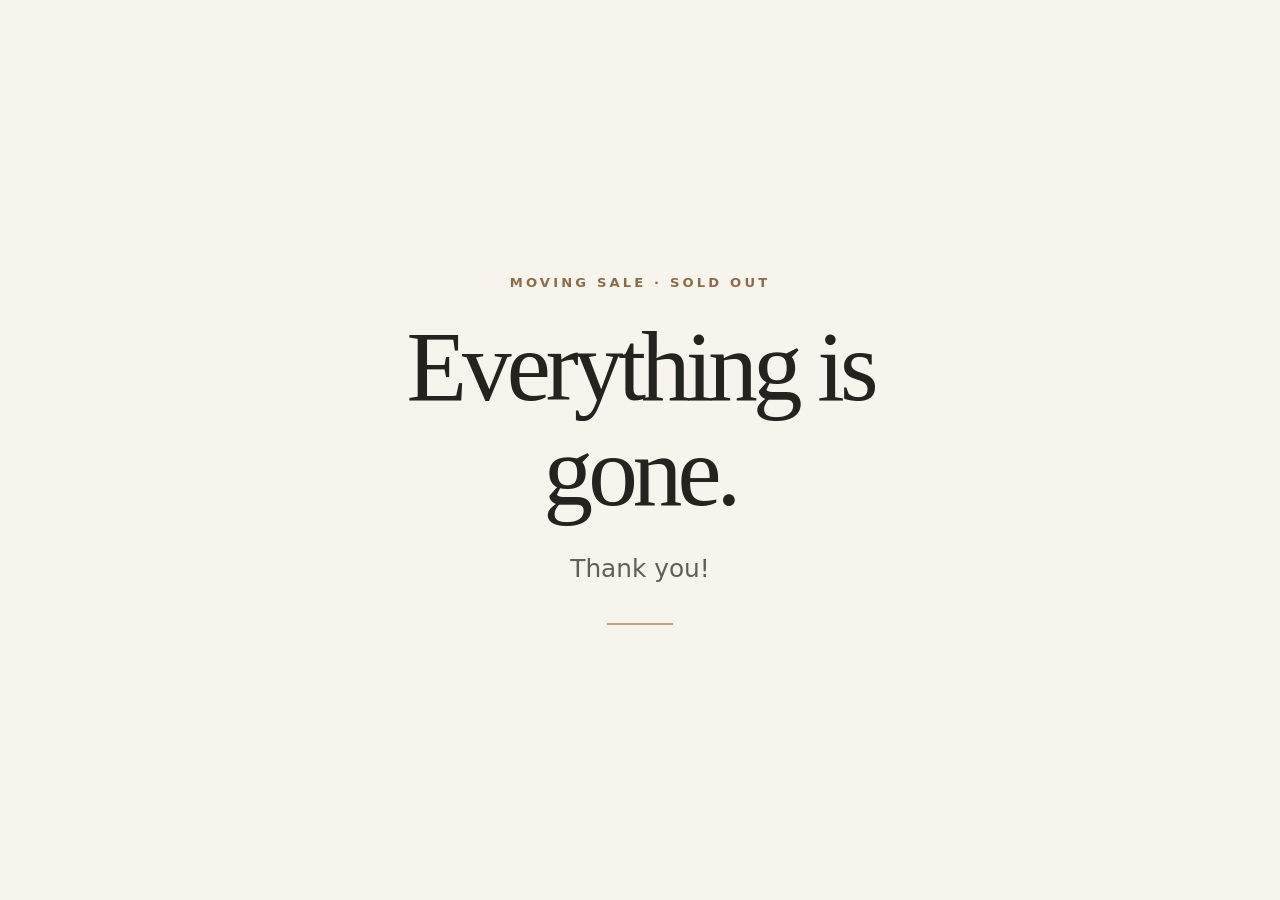
<file: index.html>
<!doctype html>
<html lang="en">
<head>
  <meta charset="utf-8">
  <meta name="viewport" content="width=device-width, initial-scale=1">
  <meta name="theme-color" content="#151515">
  <meta name="description" content="Our moving sale has ended. Everything is gone. Thank you!">
  <title>Moving Sale — Sold Out</title>
  <style>
    * { box-sizing: border-box; }
    body { margin: 0; min-height: 100vh; min-height: 100dvh; display: grid; place-items: center; padding: 28px; background: #f7f4ed; color: #25231f; font-family: system-ui, -apple-system, "Segoe UI", sans-serif; text-align: center; }
    main { width: 100%; max-width: 640px; }
    .eyebrow { font-size: 0.82rem; font-weight: 700; letter-spacing: 0.24em; text-transform: uppercase; color: #8c6d4b; margin-bottom: 24px; }
    h1 { font-family: Georgia, "Times New Roman", serif; font-weight: 500; font-size: clamp(3.4rem, 11vw, 6.2rem); line-height: 1.06; letter-spacing: -0.05em; margin: 0 0 26px; }
    p { margin: 0; font-size: clamp(1.15rem, 3.5vw, 1.55rem); line-height: 1.5; color: #625e56; }
    .rule { width: 66px; height: 2px; margin: 36px auto 0; background: #c3a47b; }
  </style>
</head>
<body>
  <main>
    <div class="eyebrow">Moving Sale · Sold Out</div>
    <h1>Everything is gone.</h1>
    <p>Thank you!</p>
    <div class="rule" aria-hidden="true"></div>
  </main>
</body>
</html>
</file>
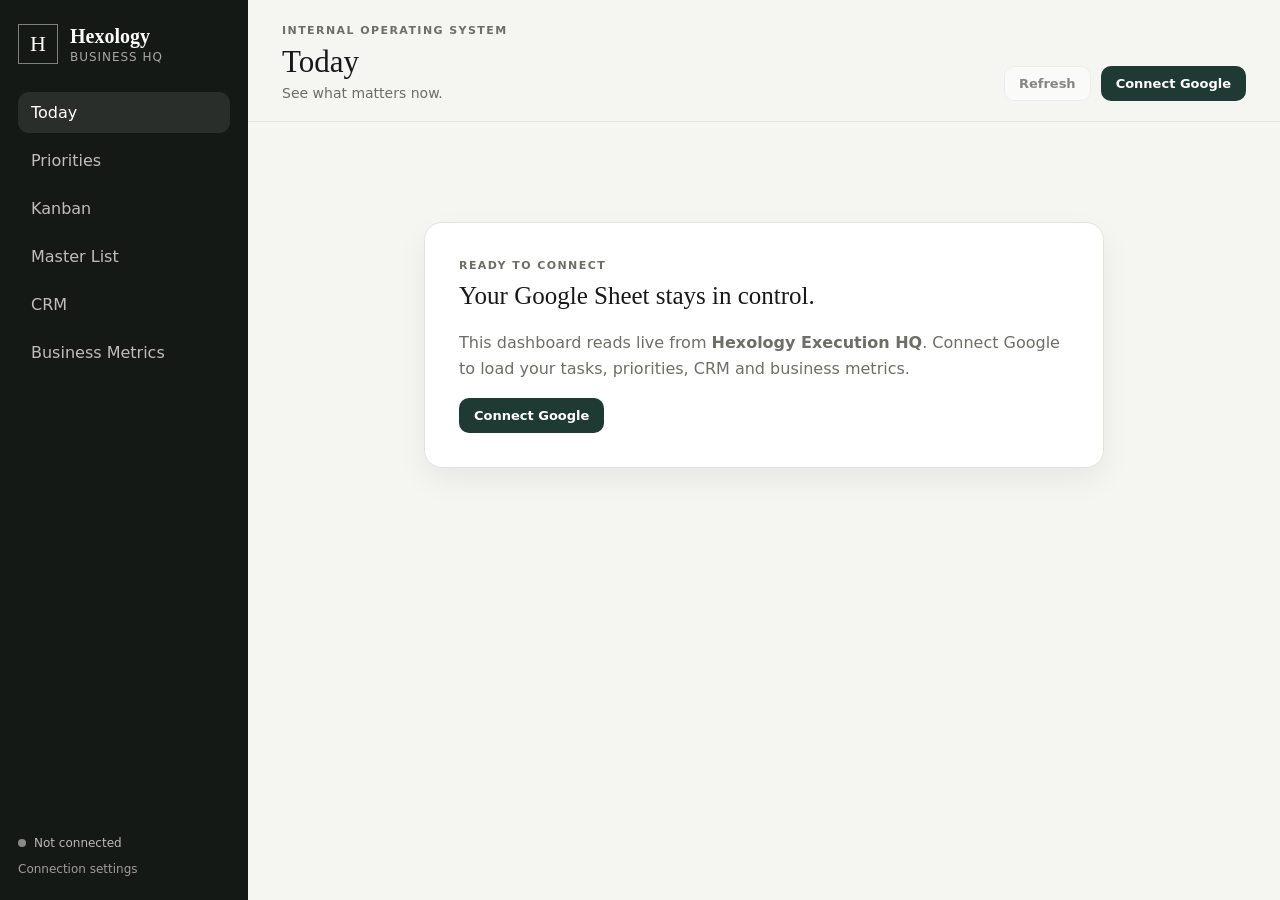
<file: hexology-business-hq/index.html>
<!doctype html>
<html lang="en">
<head>
  <meta charset="UTF-8" />
  <meta name="viewport" content="width=device-width, initial-scale=1.0" />
  <meta name="color-scheme" content="light" />
  <title>Hexology Business HQ</title>
  <link rel="stylesheet" href="./styles.css" />
  <script src="https://accounts.google.com/gsi/client" async defer></script>
</head>
<body>
  <div id="app">
    <aside class="sidebar">
      <div class="brand">
        <div class="brand-mark">H</div>
        <div>
          <strong>Hexology</strong>
          <span>Business HQ</span>
        </div>
      </div>

      <nav id="nav" class="nav">
        <button class="nav-item active" data-view="today">Today</button>
        <button class="nav-item" data-view="priorities">Priorities</button>
        <button class="nav-item" data-view="kanban">Kanban</button>
        <button class="nav-item" data-view="master">Master List</button>
        <button class="nav-item" data-view="crm">CRM</button>
        <button class="nav-item" data-view="metrics">Business Metrics</button>
      </nav>

      <div class="sidebar-footer">
        <div id="connectionState" class="connection-state offline">
          <span class="dot"></span>
          <span>Not connected</span>
        </div>
        <button id="setupButton" class="text-button">Connection settings</button>
      </div>
    </aside>

    <main class="main">
      <header class="topbar">
        <div>
          <p class="eyebrow">INTERNAL OPERATING SYSTEM</p>
          <h1 id="pageTitle">Today</h1>
          <p id="pageSubtitle" class="subtitle">See what matters now.</p>
        </div>
        <div class="topbar-actions">
          <span id="lastRefresh" class="muted"></span>
          <button id="refreshButton" class="button secondary" disabled>Refresh</button>
          <button id="connectButton" class="button primary">Connect Google</button>
        </div>
      </header>

      <section id="content" class="content">
        <div class="welcome-card">
          <p class="eyebrow">READY TO CONNECT</p>
          <h2>Your Google Sheet stays in control.</h2>
          <p>This dashboard reads live from <strong>Hexology Execution HQ</strong>. Connect Google to load your tasks, priorities, CRM and business metrics.</p>
          <button id="welcomeConnect" class="button primary">Connect Google</button>
        </div>
      </section>
    </main>
  </div>

  <dialog id="setupDialog" class="setup-dialog">
    <form method="dialog" id="setupForm">
      <div class="dialog-header">
        <div>
          <p class="eyebrow">ONE-TIME SETUP</p>
          <h2>Google connection</h2>
        </div>
        <button id="closeSetup" type="button" class="icon-button" aria-label="Close">×</button>
      </div>

      <label>
        Google OAuth Client ID
        <input id="clientIdInput" type="text" autocomplete="off" placeholder="123456789-abc.apps.googleusercontent.com" />
      </label>

      <label>
        Spreadsheet ID
        <input id="sheetIdInput" type="text" autocomplete="off" />
      </label>

      <p class="help">The client ID is stored only in this browser. No client secret is required or stored in GitHub.</p>

      <div class="dialog-actions">
        <button id="cancelSetup" type="button" class="button secondary">Cancel</button>
        <button id="saveSetup" value="default" class="button primary">Save</button>
      </div>
    </form>
  </dialog>

  <div id="toast" class="toast" aria-live="polite"></div>
  <script src="./app.js"></script>
</body>
</html>
</file>
<file: hexology-business-hq/styles.css>
:root {
  --bg: #f5f5f2;
  --panel: #ffffff;
  --panel-soft: #fafaf8;
  --text: #181817;
  --muted: #6e6e68;
  --line: #e3e3de;
  --strong-line: #cfcfc8;
  --accent: #1f3a33;
  --accent-soft: #e7efec;
  --danger: #8c2d2d;
  --warning: #8a5b00;
  --success: #2f6a43;
  --shadow: 0 12px 30px rgba(20, 20, 18, 0.06);
  --radius: 18px;
  font-family: Inter, ui-sans-serif, system-ui, -apple-system, BlinkMacSystemFont, "Segoe UI", sans-serif;
}

* {
  box-sizing: border-box;
}

html, body {
  margin: 0;
  min-height: 100%;
  background: var(--bg);
  color: var(--text);
}

body {
  min-height: 100vh;
}

button,
input,
select,
textarea {
  font: inherit;
}

button {
  cursor: pointer;
}

#app {
  min-height: 100vh;
  display: grid;
  grid-template-columns: 248px minmax(0, 1fr);
}

.sidebar {
  position: sticky;
  top: 0;
  height: 100vh;
  padding: 24px 18px;
  background: #151916;
  color: #fff;
  display: flex;
  flex-direction: column;
  gap: 28px;
}

.brand {
  display: flex;
  align-items: center;
  gap: 12px;
}

.brand-mark {
  width: 40px;
  height: 40px;
  border: 1px solid rgba(255,255,255,.45);
  display: grid;
  place-items: center;
  font-family: Georgia, serif;
  font-size: 22px;
}

.brand strong,
.brand span {
  display: block;
}

.brand strong {
  font-family: Georgia, serif;
  font-size: 20px;
  font-weight: 600;
}

.brand span {
  margin-top: 2px;
  color: rgba(255,255,255,.62);
  font-size: 12px;
  letter-spacing: .08em;
  text-transform: uppercase;
}

.nav {
  display: grid;
  gap: 7px;
}

.nav-item {
  appearance: none;
  border: 0;
  background: transparent;
  color: rgba(255,255,255,.72);
  padding: 11px 13px;
  text-align: left;
  border-radius: 11px;
  transition: .15s ease;
}

.nav-item:hover,
.nav-item.active {
  background: rgba(255,255,255,.09);
  color: #fff;
}

.sidebar-footer {
  margin-top: auto;
  display: grid;
  gap: 12px;
}

.connection-state {
  display: flex;
  align-items: center;
  gap: 8px;
  font-size: 12px;
  color: rgba(255,255,255,.7);
}

.connection-state .dot {
  width: 8px;
  height: 8px;
  border-radius: 999px;
  background: #8b8b86;
}

.connection-state.online .dot {
  background: #7ed39c;
}

.text-button {
  border: 0;
  padding: 0;
  background: transparent;
  color: rgba(255,255,255,.58);
  text-align: left;
  font-size: 12px;
}

.text-button:hover {
  color: #fff;
}

.main {
  min-width: 0;
}

.topbar {
  position: sticky;
  top: 0;
  z-index: 20;
  padding: 24px 34px 20px;
  background: rgba(245,245,242,.94);
  backdrop-filter: blur(14px);
  border-bottom: 1px solid rgba(227,227,222,.8);
  display: flex;
  align-items: flex-end;
  justify-content: space-between;
  gap: 24px;
}

.eyebrow {
  margin: 0 0 7px;
  color: var(--muted);
  font-size: 11px;
  font-weight: 700;
  letter-spacing: .13em;
}

h1, h2, h3, p {
  margin-top: 0;
}

h1 {
  margin-bottom: 5px;
  font-family: Georgia, serif;
  font-size: 31px;
  font-weight: 500;
}

h2 {
  font-family: Georgia, serif;
  font-size: 25px;
  font-weight: 500;
}

h3 {
  font-size: 16px;
}

.subtitle {
  margin: 0;
  color: var(--muted);
  font-size: 14px;
}

.topbar-actions {
  display: flex;
  align-items: center;
  gap: 10px;
}

.muted {
  color: var(--muted);
  font-size: 12px;
}

.button {
  border: 1px solid transparent;
  border-radius: 10px;
  padding: 9px 14px;
  font-weight: 650;
  font-size: 13px;
  transition: .15s ease;
}

.button:disabled {
  cursor: not-allowed;
  opacity: .5;
}

.button.primary {
  background: var(--accent);
  color: #fff;
}

.button.primary:hover:not(:disabled) {
  filter: brightness(1.08);
}

.button.secondary {
  background: var(--panel);
  color: var(--text);
  border-color: var(--line);
}

.button.secondary:hover:not(:disabled) {
  border-color: var(--strong-line);
}

.content {
  padding: 28px 34px 54px;
}

.welcome-card {
  max-width: 680px;
  margin: 8vh auto 0;
  padding: 34px;
  background: var(--panel);
  border: 1px solid var(--line);
  border-radius: var(--radius);
  box-shadow: var(--shadow);
}

.welcome-card p {
  color: var(--muted);
  line-height: 1.6;
}

.section-stack {
  display: grid;
  gap: 22px;
}

.grid-2 {
  display: grid;
  grid-template-columns: repeat(2, minmax(0, 1fr));
  gap: 18px;
}

.grid-3 {
  display: grid;
  grid-template-columns: repeat(3, minmax(0, 1fr));
  gap: 16px;
}

.panel {
  background: var(--panel);
  border: 1px solid var(--line);
  border-radius: var(--radius);
  box-shadow: 0 6px 20px rgba(30,30,25,.03);
}

.panel-header {
  padding: 19px 20px 14px;
  border-bottom: 1px solid var(--line);
  display: flex;
  align-items: center;
  justify-content: space-between;
  gap: 16px;
}

.panel-header h2,
.panel-header h3 {
  margin: 0;
}

.panel-body {
  padding: 18px 20px 20px;
}

.summary-card {
  padding: 18px 18px 16px;
  background: var(--panel);
  border: 1px solid var(--line);
  border-radius: 15px;
}

.summary-card .label {
  color: var(--muted);
  font-size: 12px;
}

.summary-card .value {
  display: block;
  margin-top: 8px;
  font-family: Georgia, serif;
  font-size: 27px;
}

.task-list {
  display: grid;
  gap: 10px;
}

.task-card {
  padding: 15px;
  border: 1px solid var(--line);
  border-radius: 13px;
  background: var(--panel);
}

.task-card.critical {
  border-left: 4px solid #7c2e2e;
}

.task-card.high {
  border-left: 4px solid #a97011;
}

.task-card .task-title {
  margin: 4px 0 9px;
  font-weight: 700;
  line-height: 1.35;
}

.task-meta,
.task-footer {
  display: flex;
  flex-wrap: wrap;
  gap: 7px;
  align-items: center;
}

.task-footer {
  margin-top: 12px;
  color: var(--muted);
  font-size: 12px;
}

.pill {
  display: inline-flex;
  align-items: center;
  border-radius: 999px;
  padding: 5px 8px;
  background: #f0f0ed;
  color: #50504c;
  font-size: 11px;
  white-space: nowrap;
}

.pill.p0 {
  background: #f8e9e7;
  color: #7b2d26;
}

.pill.p1 {
  background: #f7eedb;
  color: #75520a;
}

.pill.waiting {
  background: #f3ecda;
  color: var(--warning);
}

.pill.done {
  background: #e7f2e9;
  color: var(--success);
}

.pill.paused {
  background: #ececea;
  color: #686863;
}

.next-action {
  margin-top: 12px;
  padding: 11px 12px;
  background: var(--panel-soft);
  border-radius: 10px;
  color: #4d4d48;
  line-height: 1.45;
  font-size: 13px;
}

.empty {
  padding: 28px 20px;
  text-align: center;
  color: var(--muted);
  border: 1px dashed var(--strong-line);
  border-radius: 14px;
}

.daily-plan {
  display: grid;
  gap: 10px;
}

.daily-plan-item {
  padding: 12px 13px;
  border-radius: 11px;
  background: var(--panel-soft);
  border: 1px solid var(--line);
}

.daily-plan-item strong {
  display: block;
  margin-bottom: 5px;
  font-size: 11px;
  text-transform: uppercase;
  letter-spacing: .08em;
  color: var(--muted);
}

.kanban-wrap {
  overflow-x: auto;
  padding-bottom: 8px;
}

.kanban {
  min-width: 1120px;
  display: grid;
  grid-template-columns: repeat(5, minmax(205px, 1fr));
  gap: 12px;
}

.kanban-column {
  min-height: 440px;
  background: #eeeee9;
  border: 1px solid #ddddD6;
  border-radius: 15px;
  padding: 12px;
}

.kanban-column.drag-over {
  outline: 2px solid var(--accent);
  outline-offset: 2px;
}

.kanban-column-header {
  padding: 3px 3px 10px;
  display: flex;
  justify-content: space-between;
  align-items: center;
  font-size: 13px;
  font-weight: 700;
}

.kanban-count {
  color: var(--muted);
  font-size: 11px;
  font-weight: 600;
}

.kanban-cards {
  display: grid;
  gap: 9px;
}

.kanban .task-card {
  cursor: grab;
  padding: 12px;
  box-shadow: 0 4px 10px rgba(20,20,18,.035);
}

.kanban .task-card:active {
  cursor: grabbing;
}

.filters {
  display: grid;
  grid-template-columns: minmax(220px, 1.7fr) repeat(4, minmax(130px, 1fr)) minmax(140px, 1fr);
  gap: 10px;
  margin-bottom: 15px;
}

.filters input,
.filters select,
.setup-dialog input,
.crm-edit input,
.crm-edit select {
  width: 100%;
  border: 1px solid var(--line);
  border-radius: 10px;
  background: #fff;
  padding: 10px 11px;
  color: var(--text);
  outline: none;
}

.filters input:focus,
.filters select:focus,
.setup-dialog input:focus,
.crm-edit input:focus,
.crm-edit select:focus {
  border-color: #8a9c95;
  box-shadow: 0 0 0 3px rgba(31,58,51,.08);
}

.table-wrap {
  width: 100%;
  overflow-x: auto;
}

table {
  width: 100%;
  border-collapse: collapse;
  font-size: 13px;
}

th {
  position: sticky;
  top: 0;
  background: var(--panel-soft);
  text-align: left;
  color: var(--muted);
  font-size: 11px;
  text-transform: uppercase;
  letter-spacing: .05em;
}

th, td {
  padding: 11px 10px;
  border-bottom: 1px solid var(--line);
  vertical-align: top;
}

td .small {
  color: var(--muted);
  font-size: 11px;
}

.crm-edit {
  display: grid;
  grid-template-columns: minmax(120px, 1fr) minmax(140px, 1fr) minmax(180px, 1.3fr) auto;
  gap: 7px;
  align-items: center;
  min-width: 650px;
}

.metric-grid {
  display: grid;
  grid-template-columns: repeat(auto-fit, minmax(160px, 1fr));
  gap: 12px;
}

.metric-card {
  padding: 17px;
  border: 1px solid var(--line);
  border-radius: 14px;
  background: var(--panel);
}

.metric-card .metric-label {
  color: var(--muted);
  font-size: 11px;
  text-transform: uppercase;
  letter-spacing: .06em;
}

.metric-card .metric-value {
  margin-top: 8px;
  font-family: Georgia, serif;
  font-size: 25px;
}

.setup-dialog {
  width: min(560px, calc(100vw - 30px));
  border: 0;
  border-radius: 18px;
  padding: 0;
  box-shadow: 0 24px 80px rgba(0,0,0,.25);
}

.setup-dialog::backdrop {
  background: rgba(10,14,12,.55);
  backdrop-filter: blur(3px);
}

.setup-dialog form {
  padding: 24px;
}

.dialog-header {
  display: flex;
  align-items: flex-start;
  justify-content: space-between;
  gap: 18px;
  margin-bottom: 22px;
}

.dialog-header h2 {
  margin-bottom: 0;
}

.icon-button {
  border: 0;
  background: transparent;
  font-size: 28px;
  line-height: 1;
  color: var(--muted);
}

.setup-dialog label {
  display: grid;
  gap: 7px;
  margin: 15px 0;
  font-size: 13px;
  font-weight: 650;
}

.help {
  margin-top: 15px;
  color: var(--muted);
  font-size: 12px;
  line-height: 1.5;
}

.dialog-actions {
  display: flex;
  justify-content: flex-end;
  gap: 9px;
  margin-top: 22px;
}

.toast {
  position: fixed;
  right: 24px;
  bottom: 24px;
  max-width: 370px;
  padding: 12px 15px;
  border-radius: 11px;
  background: #151916;
  color: #fff;
  box-shadow: var(--shadow);
  opacity: 0;
  transform: translateY(10px);
  pointer-events: none;
  transition: .18s ease;
  font-size: 13px;
  z-index: 100;
}

.toast.show {
  opacity: 1;
  transform: translateY(0);
}

.toast.error {
  background: var(--danger);
}

@media (max-width: 980px) {
  #app {
    grid-template-columns: 82px minmax(0, 1fr);
  }

  .sidebar {
    padding: 20px 10px;
  }

  .brand {
    justify-content: center;
  }

  .brand > div:last-child,
  .sidebar-footer,
  .nav-item {
    font-size: 0;
  }

  .nav-item {
    text-align: center;
    padding: 12px 6px;
  }

  .nav-item::before {
    content: attr(data-view);
    font-size: 10px;
    text-transform: capitalize;
  }

  .topbar,
  .content {
    padding-left: 22px;
    padding-right: 22px;
  }

  .filters {
    grid-template-columns: repeat(2, minmax(0, 1fr));
  }
}

@media (max-width: 720px) {
  #app {
    display: block;
  }

  .sidebar {
    position: fixed;
    z-index: 40;
    bottom: 0;
    top: auto;
    left: 0;
    right: 0;
    width: 100%;
    height: 68px;
    padding: 7px 10px;
    display: block;
    border-top: 1px solid rgba(255,255,255,.1);
  }

  .brand,
  .sidebar-footer {
    display: none;
  }

  .nav {
    height: 100%;
    grid-template-columns: repeat(6, 1fr);
    gap: 4px;
    align-items: center;
  }

  .nav-item {
    padding: 9px 2px;
  }

  .nav-item::before {
    font-size: 9px;
  }

  .topbar {
    position: static;
    align-items: flex-start;
    padding: 20px 16px 14px;
  }

  .topbar-actions .muted,
  #refreshButton {
    display: none;
  }

  .content {
    padding: 18px 16px 92px;
  }

  h1 {
    font-size: 27px;
  }

  .grid-2,
  .grid-3 {
    grid-template-columns: 1fr;
  }

  .filters {
    grid-template-columns: 1fr;
  }

  .welcome-card {
    margin-top: 4vh;
    padding: 24px;
  }
}
</file>
